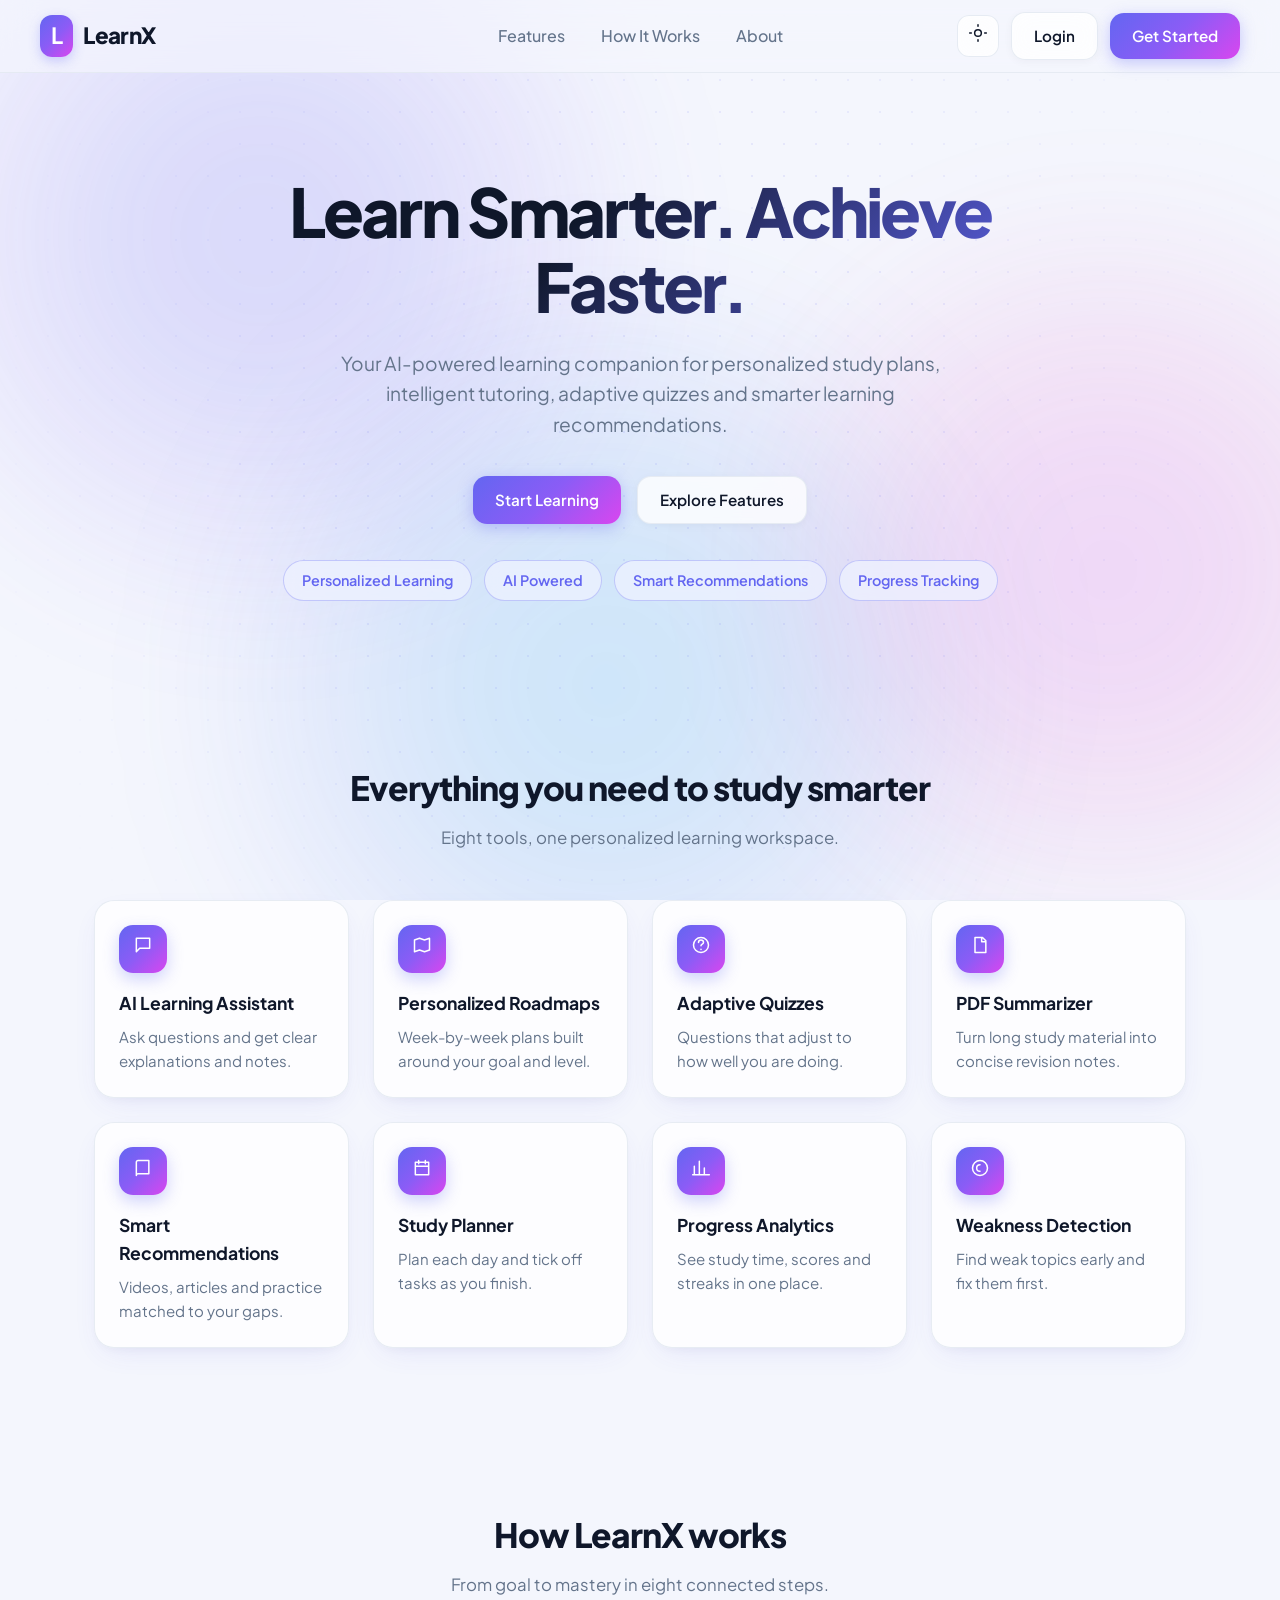
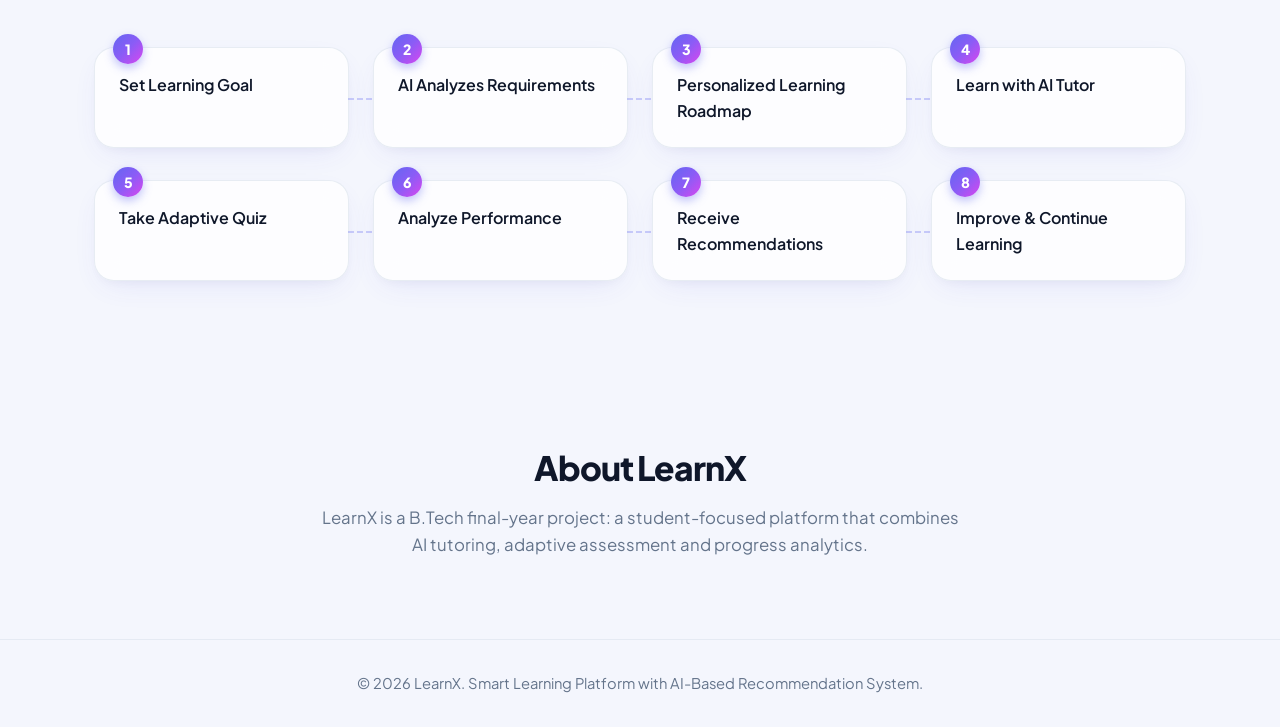
<file: index.html>
<!DOCTYPE html><html lang="en"><head><meta charset="UTF-8"><meta name="viewport" content="width=device-width,initial-scale=1"><link rel="preconnect" href="https://fonts.googleapis.com"><link rel="preconnect" href="https://fonts.gstatic.com" crossorigin><link href="https://fonts.googleapis.com/css2?family=Plus+Jakarta+Sans:wght@400;500;600;700;800&display=swap" rel="stylesheet"><link rel="stylesheet" href="css/style.css"><title>LearnX | Smart Learning Platform</title><link rel="stylesheet" href="css/responsive.css"><script src="js/main.js"></script></head>
<body>
<header class="navbar"><div class="container">
 <a class="logo" href="index.html"><b>L</b>LearnX</a>
 <nav class="nav-links" aria-label="Main"><a href="#features">Features</a><a href="#how">How It Works</a><a href="#about">About</a></nav>
 <div class="nav-actions"><button class="icon-btn" data-theme-toggle aria-label="Toggle dark mode"><i data-i="sun"></i></button><a class="btn" href="login.html">Login</a><a class="btn btn-primary" href="register.html">Get Started</a></div>
</div></header>
<main>
<section class="hero" id="home"><div class="container hero-content-centered">
 <div class="hero-text-block">
  <h1>Learn Smarter. Achieve Faster.</h1>
  <p>Your AI-powered learning companion for personalized study plans, intelligent tutoring, adaptive quizzes and smarter learning recommendations.</p>
  <div class="hero-cta"><a class="btn btn-primary" href="register.html">Start Learning</a><a class="btn" href="#features">Explore Features</a></div>
  <div class="pills"><span class="pill">Personalized Learning</span><span class="pill">AI Powered</span><span class="pill">Smart Recommendations</span><span class="pill">Progress Tracking</span></div>
 </div>
</div></section>
<section class="section" id="features"><div class="container"><h2>Everything you need to study smarter</h2><p class="sub">Eight tools, one personalized learning workspace.</p>
<div class="grid-4">
 <article class="card feature"><div class="ico"><i data-i="chat"></i></div><h3>AI Learning Assistant</h3><p>Ask questions and get clear explanations and notes.</p></article>
 <article class="card feature"><div class="ico"><i data-i="map"></i></div><h3>Personalized Roadmaps</h3><p>Week-by-week plans built around your goal and level.</p></article>
 <article class="card feature"><div class="ico"><i data-i="quiz"></i></div><h3>Adaptive Quizzes</h3><p>Questions that adjust to how well you are doing.</p></article>
 <article class="card feature"><div class="ico"><i data-i="file"></i></div><h3>PDF Summarizer</h3><p>Turn long study material into concise revision notes.</p></article>
 <article class="card feature"><div class="ico"><i data-i="book"></i></div><h3>Smart Recommendations</h3><p>Videos, articles and practice matched to your gaps.</p></article>
 <article class="card feature"><div class="ico"><i data-i="cal"></i></div><h3>Study Planner</h3><p>Plan each day and tick off tasks as you finish.</p></article>
 <article class="card feature"><div class="ico"><i data-i="chart"></i></div><h3>Progress Analytics</h3><p>See study time, scores and streaks in one place.</p></article>
 <article class="card feature"><div class="ico"><i data-i="target"></i></div><h3>Weakness Detection</h3><p>Find weak topics early and fix them first.</p></article>
</div></div></section>
<section class="section" id="how"><div class="container"><h2>How LearnX works</h2><p class="sub">From goal to mastery in eight connected steps.</p>
<div class="steps">
 <div class="card step">Set Learning Goal</div><div class="card step">AI Analyzes Requirements</div><div class="card step">Personalized Learning Roadmap</div><div class="card step">Learn with AI Tutor</div>
 <div class="card step">Take Adaptive Quiz</div><div class="card step">Analyze Performance</div><div class="card step">Receive Recommendations</div><div class="card step">Improve &amp; Continue Learning</div>
</div></div></section>
<section class="section" id="about"><div class="container"><h2>About LearnX</h2><p class="sub" style="max-width:640px;margin:0 auto">LearnX is a B.Tech final-year project: a student-focused platform that combines AI tutoring, adaptive assessment and progress analytics.</p></div></section>
</main>
<footer class="footer">© 2026 LearnX. Smart Learning Platform with AI-Based Recommendation System.</footer>
</body></html>
</file>
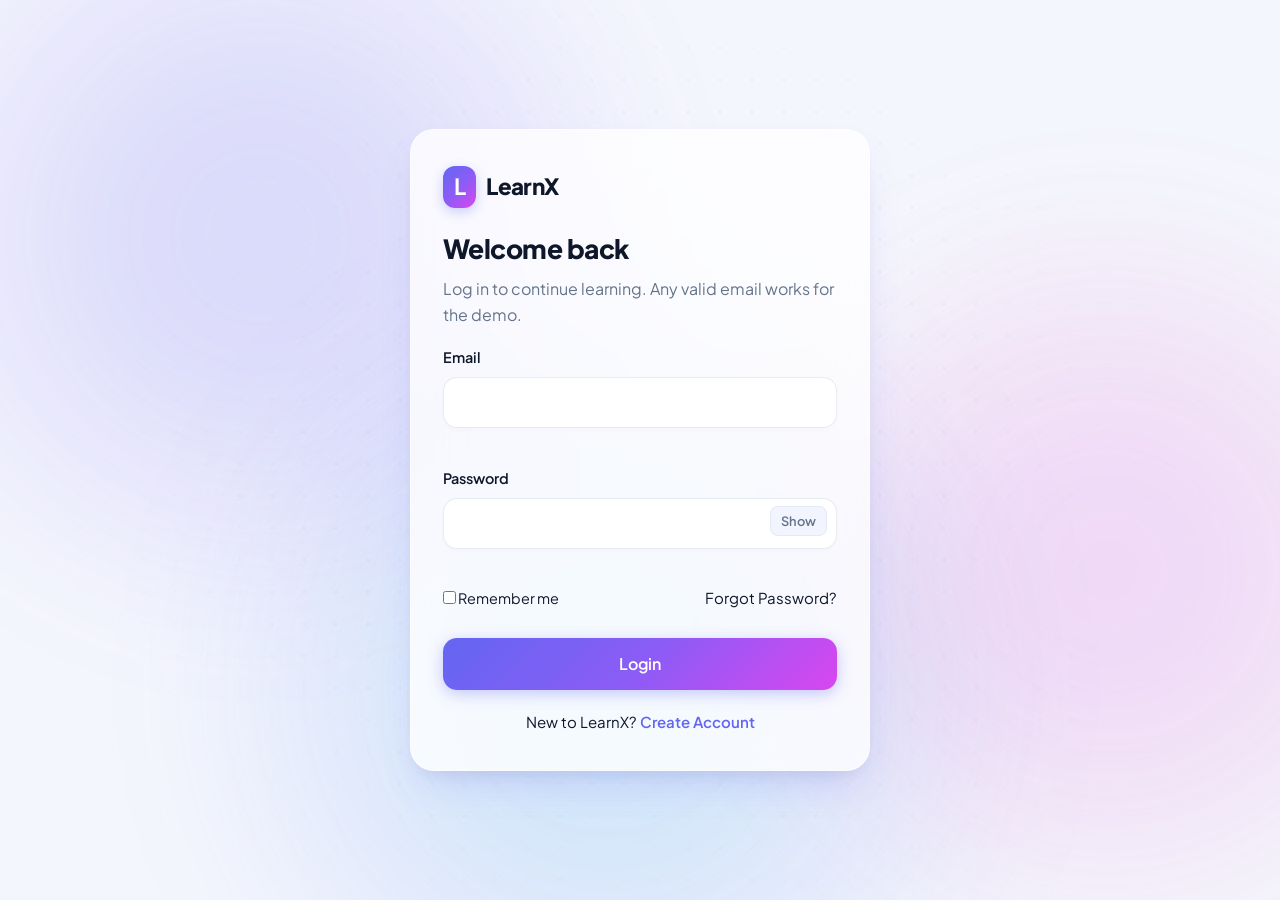
<file: ai-tutor.html>
<!DOCTYPE html><html lang="en"><head><meta charset="UTF-8"><meta name="viewport" content="width=device-width,initial-scale=1"><link rel="preconnect" href="https://fonts.googleapis.com"><link rel="preconnect" href="https://fonts.gstatic.com" crossorigin><link href="https://fonts.googleapis.com/css2?family=Plus+Jakarta+Sans:wght@400;500;600;700;800&display=swap" rel="stylesheet"><link rel="stylesheet" href="css/style.css"><title>AI Tutor | LearnX</title><link rel="stylesheet" href="css/dashboard.css"><link rel="stylesheet" href="css/responsive.css"><script src="js/main.js"></script><script src="js/tutor.js"></script></head>
<body data-protected="1"><div class="app"><aside class="sidebar" id="sidebar"></aside>
<main class="main"><header class="topbar" id="topbar" data-title="LearnX AI Tutor" data-sub="Ask anything. Learn everything."></header>
 <div class="head-actions"><button class="btn" id="newBtn">New Chat</button><button class="btn" id="clearBtn">Clear Chat</button></div>
 <section class="card chat"><div class="messages" id="messages" aria-live="polite"></div>
  <div class="suggest"><button class="chip">Explain Binary Search</button><button class="chip">Create notes on Operating Systems</button><button class="chip">Explain DBMS normalization</button><button class="chip">Give me Java interview questions</button><button class="chip">Explain this topic in simple language</button></div>
  <div class="composer"><input class="input" id="chatInput" placeholder="Ask LearnX anything..." aria-label="Message"><button class="btn btn-primary" id="sendBtn">Send</button></div></section>
</main></div></body></html>
</file>
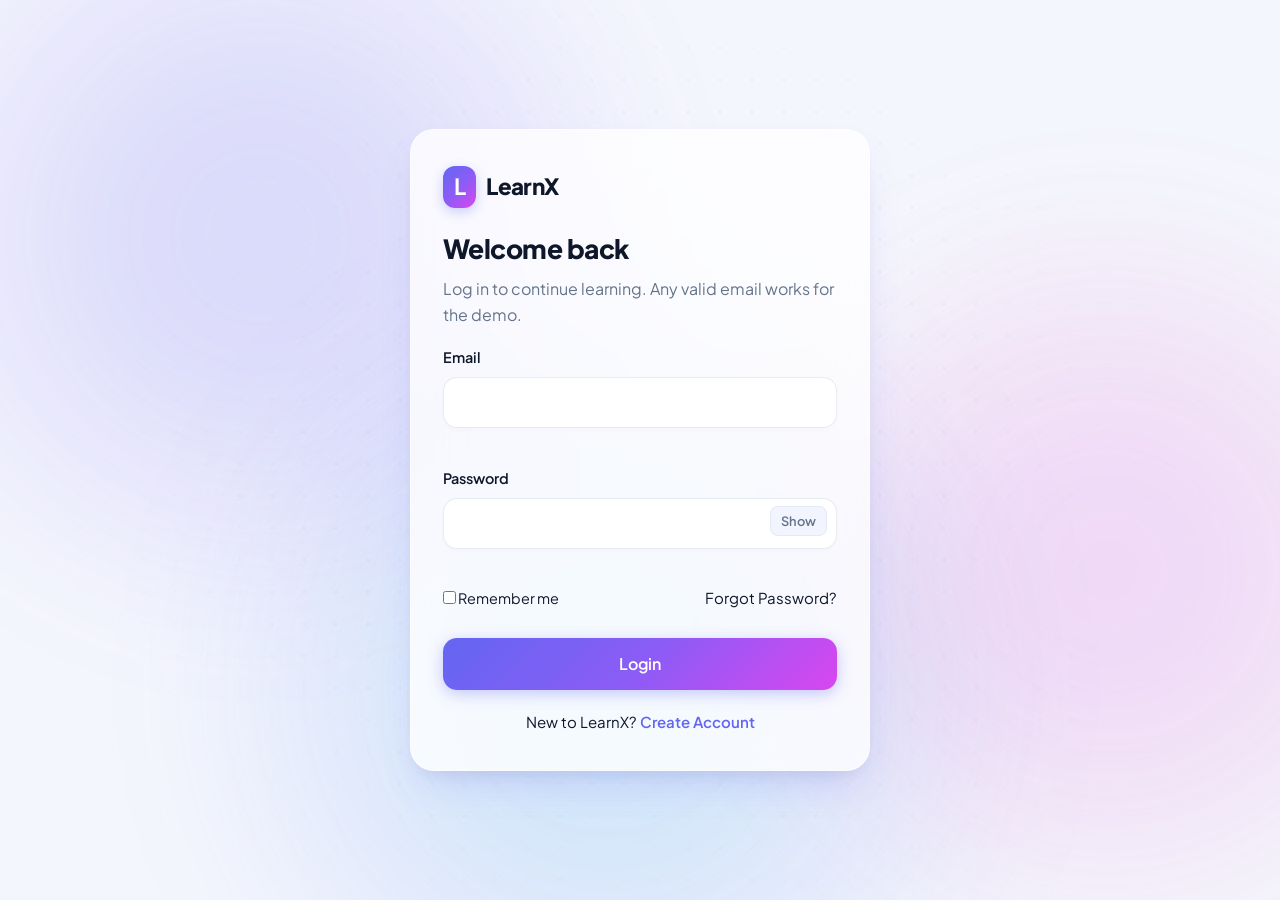
<file: dashboard.html>
<!DOCTYPE html><html lang="en"><head><meta charset="UTF-8"><meta name="viewport" content="width=device-width,initial-scale=1"><link rel="preconnect" href="https://fonts.googleapis.com"><link rel="preconnect" href="https://fonts.gstatic.com" crossorigin><link href="https://fonts.googleapis.com/css2?family=Plus+Jakarta+Sans:wght@400;500;600;700;800&display=swap" rel="stylesheet"><link rel="stylesheet" href="css/style.css"><title>Dashboard | LearnX</title><link rel="stylesheet" href="css/dashboard.css"><link rel="stylesheet" href="css/responsive.css"><script src="js/main.js"></script><script src="js/dashboard.js"></script></head>
<body data-protected="1"><div class="app"><aside class="sidebar" id="sidebar"></aside>
<main class="main"><header class="topbar" id="topbar" data-title="Good Morning, Student 👋" data-sub="Ready to continue your learning journey?"></header>
 <div class="cols">
  <section class="card"><h2>Today's Study Plan</h2><div id="taskList"></div><p class="trend" id="taskCount"></p></section>
 </div>
 <section class="card tip"><b>AI Recommendation</b><p class="muted">Your Graph Algorithms score is lagging. Spend 30 minutes on BFS and DFS before your next quiz.</p></section>
</main></div></body></html>
</file>
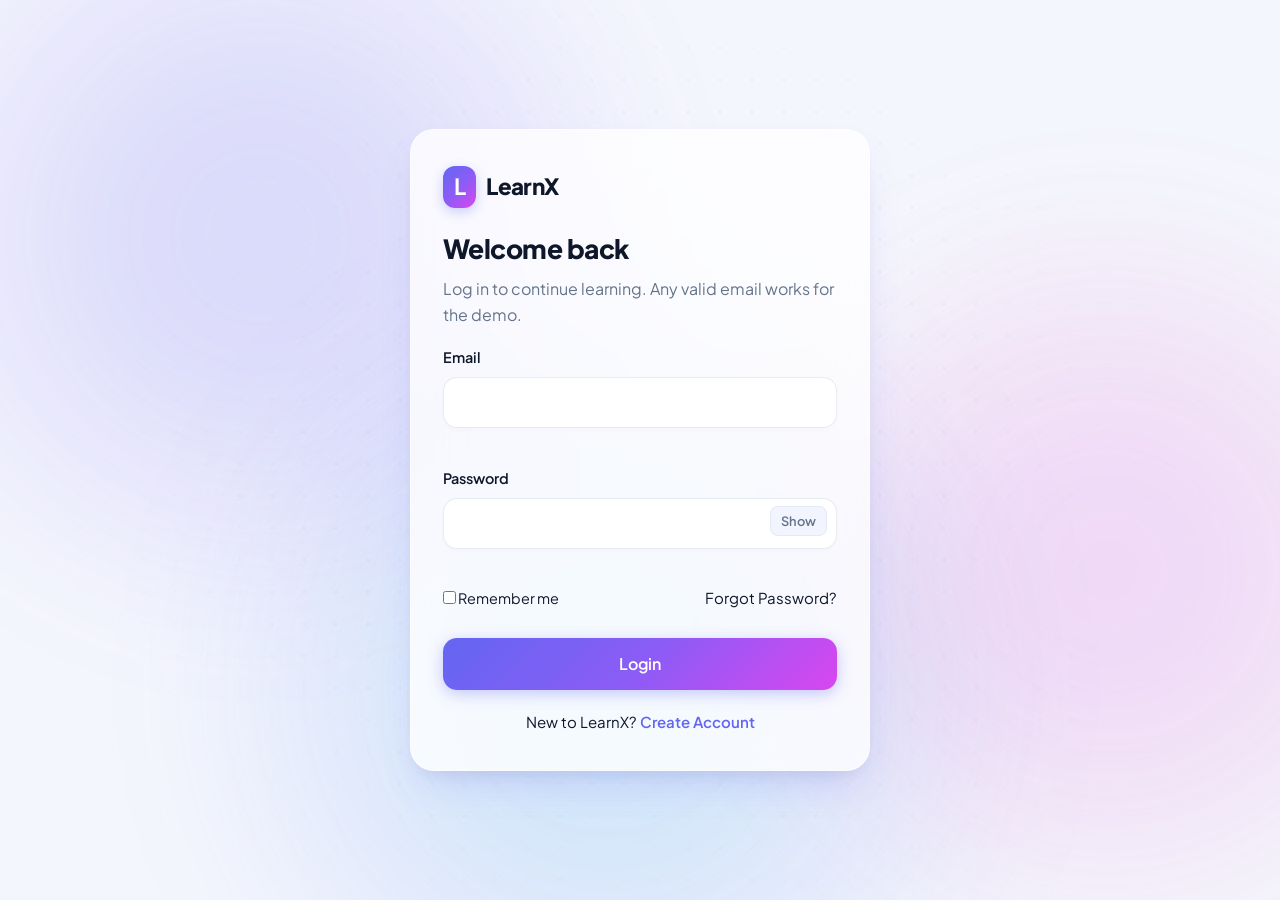
<file: login.html>
<!DOCTYPE html><html lang="en"><head><meta charset="UTF-8"><meta name="viewport" content="width=device-width,initial-scale=1"><link rel="preconnect" href="https://fonts.googleapis.com"><link rel="preconnect" href="https://fonts.gstatic.com" crossorigin><link href="https://fonts.googleapis.com/css2?family=Plus+Jakarta+Sans:wght@400;500;600;700;800&display=swap" rel="stylesheet"><link rel="stylesheet" href="css/style.css"><title>Login | LearnX</title><script src="js/main.js"></script><script src="js/auth.js"></script></head>
<body><main class="auth"><section class="card auth-card">
 <a class="logo" href="index.html"><b>L</b>LearnX</a><h1>Welcome back</h1><p class="muted">Log in to continue learning. Any valid email works for the demo.</p>
 <form id="authForm" data-mode="login" novalidate>
  <div class="field"><label for="email">Email</label><input class="input" id="email" name="email" type="email" autocomplete="email"><p class="msg"></p></div>
  <div class="field"><label for="password">Password</label><div class="pw"><input class="input" id="password" name="password" type="password" autocomplete="current-password"><button type="button">Show</button></div><p class="msg"></p></div>
  <div class="split"><label><input type="checkbox" name="remember"> Remember me</label><a class="center" style="margin:0" href="#">Forgot Password?</a></div>
  <button class="btn btn-primary" type="submit">Login</button>
 </form>
 <p class="center">New to LearnX? <a href="register.html">Create Account</a></p>
</section></main></body></html>
</file>
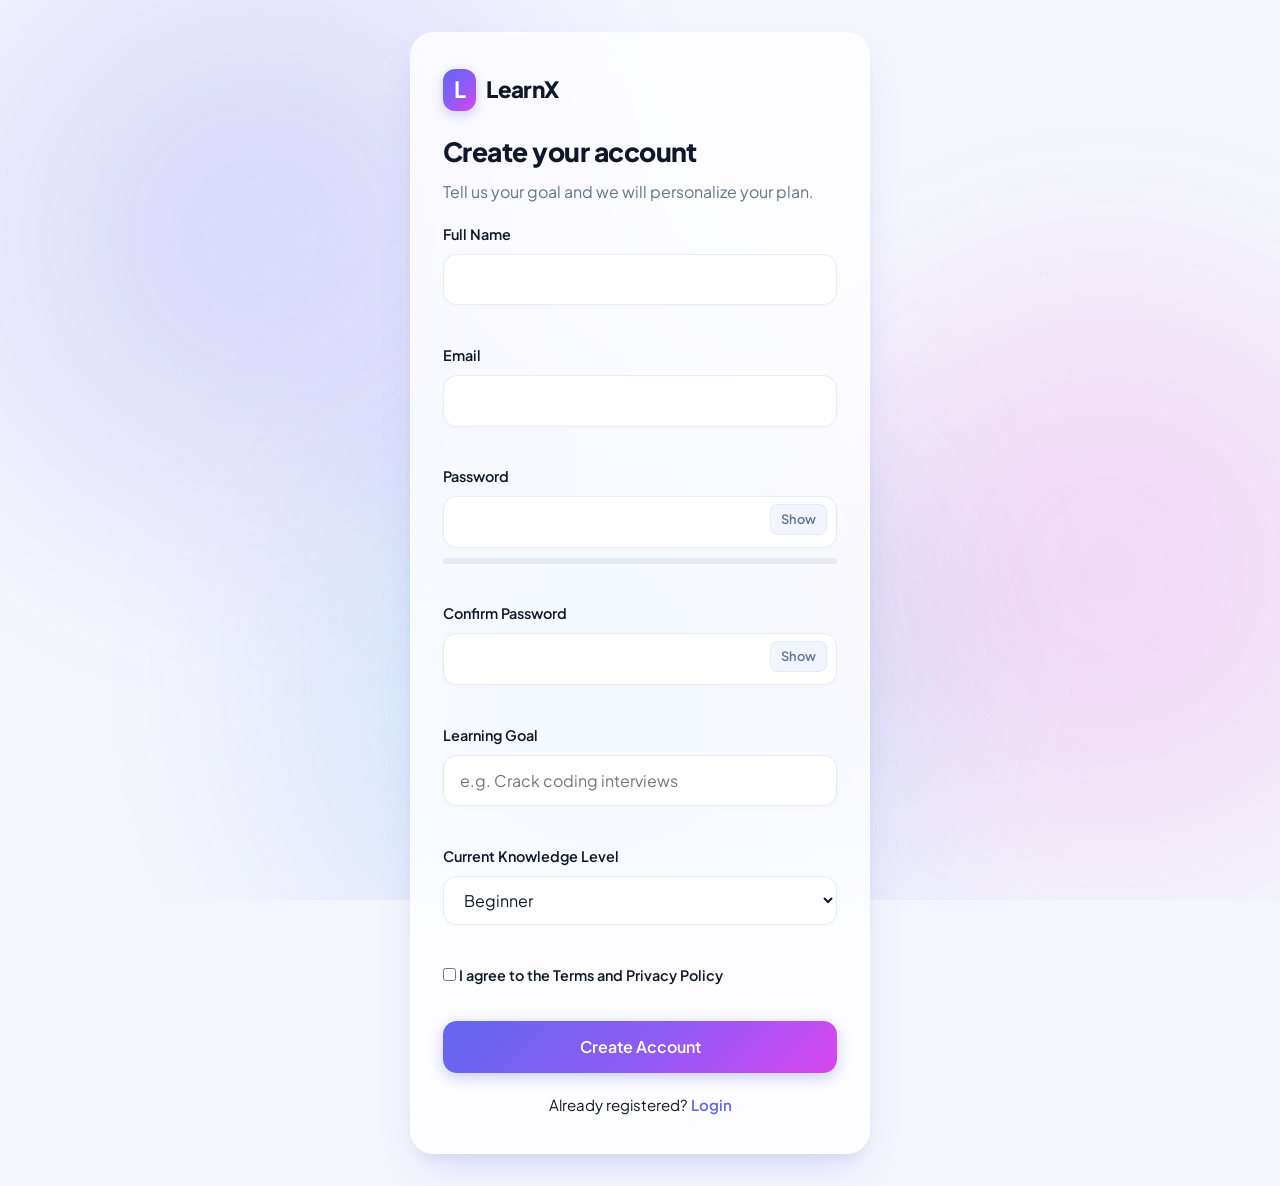
<file: register.html>
<!DOCTYPE html><html lang="en"><head><meta charset="UTF-8"><meta name="viewport" content="width=device-width,initial-scale=1"><link rel="preconnect" href="https://fonts.googleapis.com"><link rel="preconnect" href="https://fonts.gstatic.com" crossorigin><link href="https://fonts.googleapis.com/css2?family=Plus+Jakarta+Sans:wght@400;500;600;700;800&display=swap" rel="stylesheet"><link rel="stylesheet" href="css/style.css"><title>Create Account | LearnX</title><script src="js/main.js"></script><script src="js/auth.js"></script></head>
<body><main class="auth"><section class="card auth-card">
 <a class="logo" href="index.html"><b>L</b>LearnX</a><h1>Create your account</h1><p class="muted">Tell us your goal and we will personalize your plan.</p>
 <form id="authForm" data-mode="register" novalidate>
  <div class="field"><label for="name">Full Name</label><input class="input" id="name" name="name" autocomplete="name"><p class="msg"></p></div>
  <div class="field"><label for="email">Email</label><input class="input" id="email" name="email" type="email" autocomplete="email"><p class="msg"></p></div>
  <div class="field"><label for="password">Password</label><div class="pw"><input class="input" id="password" name="password" type="password" autocomplete="new-password"><button type="button">Show</button></div><div class="strength"><i></i></div><p class="msg"></p></div>
  <div class="field"><label for="confirm">Confirm Password</label><div class="pw"><input class="input" id="confirm" name="confirm" type="password" autocomplete="new-password"><button type="button">Show</button></div><p class="msg"></p></div>
  <div class="field"><label for="goal">Learning Goal</label><input class="input" id="goal" name="goal" placeholder="e.g. Crack coding interviews"><p class="msg"></p></div>
  <div class="field"><label for="level">Current Knowledge Level</label><select class="input" id="level" name="level"><option>Beginner</option><option>Intermediate</option><option>Advanced</option></select><p class="msg"></p></div>
  <div class="field"><label><input type="checkbox" name="terms"> I agree to the Terms and Privacy Policy</label><p class="msg"></p></div>
  <button class="btn btn-primary" type="submit">Create Account</button>
 </form>
 <p class="center">Already registered? <a href="login.html">Login</a></p>
</section></main></body></html>
</file>
<file: css/style.css>
/* LearnX global styles: tokens, base, ambient animated background, landing, auth */
:root {
  --bg: #f4f6fd;
  --surface: rgba(255, 255, 255, 0.78);
  --surface-solid: #ffffff;
  --text: #0f172a;
  --muted: #64748b;
  --border: rgba(226, 232, 240, 0.8);
  --border-glow: rgba(99, 102, 241, 0.3);
  --primary: #6366f1;
  --primary-2: #8b5cf6;
  --accent: #ec4899;
  --soft: rgba(238, 242, 255, 0.75);
  --ok: #10b981;
  --shadow: 0 10px 30px -10px rgba(79, 70, 229, 0.12), 0 4px 12px -2px rgba(0, 0, 0, 0.04);
  --shadow-hover: 0 20px 40px -15px rgba(99, 102, 241, 0.25), 0 8px 16px -4px rgba(0, 0, 0, 0.06);
  --r: 20px;
  --grad: linear-gradient(135deg, #6366f1 0%, #8b5cf6 50%, #d946ef 100%);
  --grad-glow: linear-gradient(135deg, rgba(99, 102, 241, 0.4), rgba(217, 70, 239, 0.4));
  --glass-bg: rgba(255, 255, 255, 0.7);
  --glass-border: rgba(255, 255, 255, 0.6);
}

[data-theme=dark] {
  --bg: #090d16;
  --surface: rgba(19, 26, 43, 0.72);
  --surface-solid: #111726;
  --text: #f1f5f9;
  --muted: #94a3b8;
  --border: rgba(255, 255, 255, 0.08);
  --border-glow: rgba(139, 92, 246, 0.4);
  --soft: rgba(30, 41, 69, 0.6);
  --shadow: 0 10px 30px -10px rgba(0, 0, 0, 0.5);
  --shadow-hover: 0 20px 40px -12px rgba(139, 92, 246, 0.3);
  --glass-bg: rgba(17, 24, 39, 0.65);
  --glass-border: rgba(255, 255, 255, 0.12);
}

* { box-sizing: border-box; margin: 0; padding: 0; }
html { scroll-behavior: smooth; }

body {
  font-family: 'Plus Jakarta Sans', 'Inter', system-ui, -apple-system, sans-serif;
  background-color: var(--bg);
  color: var(--text);
  line-height: 1.6;
  min-height: 100vh;
  position: relative;
  overflow-x: hidden;
  animation: fade .5s cubic-bezier(0.16, 1, 0.3, 1);
}

@keyframes fade { from { opacity: 0; transform: translateY(4px); } to { opacity: 1; transform: translateY(0); } }

/* Ambient Dynamic Background Layer */
.bg-ambient {
  position: fixed;
  top: 0; left: 0; right: 0; bottom: 0;
  width: 100vw; height: 100vh;
  pointer-events: none;
  z-index: -1;
  overflow: hidden;
}

.bg-ambient .blob {
  position: absolute;
  border-radius: 50%;
  filter: blur(90px);
  opacity: 0.65;
  animation: floatOrb 20s infinite ease-in-out alternate;
}

[data-theme=dark] .bg-ambient .blob {
  opacity: 0.45;
  filter: blur(100px);
}

.bg-ambient .blob-1 {
  top: -10%;
  left: -5%;
  width: 55vw;
  height: 55vw;
  max-width: 650px; max-height: 650px;
  background: radial-gradient(circle, rgba(99, 102, 241, 0.35) 0%, rgba(139, 92, 246, 0.15) 70%, transparent 100%);
  animation-duration: 22s;
}

.bg-ambient .blob-2 {
  top: 30%;
  right: -10%;
  width: 50vw;
  height: 50vw;
  max-width: 600px; max-height: 600px;
  background: radial-gradient(circle, rgba(217, 70, 239, 0.3) 0%, rgba(236, 72, 153, 0.15) 70%, transparent 100%);
  animation-duration: 28s;
  animation-delay: -5s;
}

.bg-ambient .blob-3 {
  bottom: -15%;
  left: 20%;
  width: 60vw;
  height: 60vw;
  max-width: 700px; max-height: 700px;
  background: radial-gradient(circle, rgba(14, 165, 233, 0.3) 0%, rgba(99, 102, 241, 0.15) 70%, transparent 100%);
  animation-duration: 25s;
  animation-delay: -10s;
}

.bg-ambient .bg-grid {
  position: absolute;
  inset: 0;
  background-image: 
    radial-gradient(var(--border-glow) 1px, transparent 1px);
  background-size: 32px 32px;
  opacity: 0.35;
  mask-image: radial-gradient(circle at 50% 50%, black 40%, transparent 90%);
  -webkit-mask-image: radial-gradient(circle at 50% 50%, black 40%, transparent 90%);
}

@keyframes floatOrb {
  0% { transform: translate(0px, 0px) scale(1) rotate(0deg); }
  33% { transform: translate(40px, -50px) scale(1.08) rotate(120deg); }
  66% { transform: translate(-30px, 30px) scale(0.95) rotate(240deg); }
  100% { transform: translate(0px, 0px) scale(1) rotate(360deg); }
}

a { color: inherit; text-decoration: none; }
button, input, select, textarea { font: inherit; color: inherit; }
:focus-visible { outline: 2px solid var(--primary); outline-offset: 3px; }

.container { max-width: 1140px; margin: 0 auto; padding: 0 24px; }

.btn {
  display: inline-flex; align-items: center; justify-content: center; gap: 8px;
  padding: 11px 22px; border-radius: 14px;
  border: 1px solid var(--border);
  background: var(--surface);
  backdrop-filter: blur(12px); -webkit-backdrop-filter: blur(12px);
  color: var(--text);
  cursor: pointer; font-weight: 600; font-size: 0.95rem;
  transition: all 0.25s cubic-bezier(0.16, 1, 0.3, 1);
  box-shadow: 0 2px 8px rgba(0, 0, 0, 0.04);
}
.btn:hover {
  transform: translateY(-2px);
  box-shadow: var(--shadow);
  border-color: var(--primary);
}
.btn-primary {
  background: var(--grad);
  color: #fff;
  border: none;
  box-shadow: 0 4px 15px rgba(99, 102, 241, 0.35);
}
.btn-primary:hover {
  box-shadow: 0 8px 25px rgba(99, 102, 241, 0.5);
  transform: translateY(-2px) scale(1.01);
}

.icon-btn {
  position: relative; width: 42px; height: 42px;
  display: grid; place-items: center;
  border-radius: 12px; border: 1px solid var(--border);
  background: var(--surface);
  backdrop-filter: blur(10px);
  color: var(--text); cursor: pointer;
  transition: all 0.2s ease;
}
.icon-btn:hover {
  transform: translateY(-2px);
  border-color: var(--primary);
  background: var(--soft);
}

.card {
  background: var(--surface);
  backdrop-filter: blur(16px); -webkit-backdrop-filter: blur(16px);
  border: 1px solid var(--border);
  border-radius: var(--r);
  padding: 24px;
  box-shadow: var(--shadow);
  transition: all 0.3s cubic-bezier(0.16, 1, 0.3, 1);
  position: relative;
}
.card:hover {
  border-color: rgba(99, 102, 241, 0.25);
}

.muted { color: var(--muted); }

.logo {
  font-weight: 800; font-size: 1.4rem; letter-spacing: -0.03em;
  display: flex; align-items: center; gap: 10px;
}
.logo b {
  background: var(--grad);
  color: #fff; border-radius: 12px;
  padding: 3px 11px;
  box-shadow: 0 4px 12px rgba(99, 102, 241, 0.3);
}

.navbar {
  position: sticky; top: 0; z-index: 50;
  background: color-mix(in srgb, var(--bg) 65%, transparent);
  backdrop-filter: blur(16px); -webkit-backdrop-filter: blur(16px);
  border-bottom: 1px solid var(--border);
  width: 100%;
}
.navbar .container {
  max-width: 100%;
  width: 100%;
  padding: 0 40px;
  display: flex;
  align-items: center;
  justify-content: space-between;
  position: relative;
  height: 72px;
}
.nav-links {
  position: absolute;
  left: 50%;
  transform: translateX(-50%);
  display: flex;
  gap: 36px;
  font-weight: 500;
  color: var(--muted);
}
.nav-links a { transition: color 0.2s; }
.nav-links a:hover { color: var(--primary); }
.nav-actions { display: flex; gap: 12px; align-items: center; margin-left: auto; }

.hero {
  padding: 100px 0 80px;
  position: relative;
  text-align: center;
}
.hero .container.hero-content-centered {
  display: flex;
  flex-direction: column;
  align-items: center;
  justify-content: center;
  max-width: 860px;
  margin: 0 auto;
}
.hero-text-block {
  display: flex;
  flex-direction: column;
  align-items: center;
}
.hero h1 {
  font-size: clamp(2.6rem, 6vw, 4.2rem);
  line-height: 1.12; letter-spacing: -0.04em; margin-bottom: 24px;
  font-weight: 800;
  background: linear-gradient(135deg, var(--text) 40%, var(--primary) 100%);
  -webkit-background-clip: text;
  -webkit-text-fill-color: transparent;
  max-width: 780px;
}
.hero p { color: var(--muted); font-size: 1.2rem; max-width: 660px; margin-bottom: 36px; font-weight: 400; text-align: center; }
.hero-cta { display: flex; gap: 16px; flex-wrap: wrap; justify-content: center; }
.pills { display: flex; gap: 12px; flex-wrap: wrap; justify-content: center; margin-top: 36px; }
.pill {
  background: var(--soft);
  color: var(--primary);
  border: 1px solid var(--border-glow);
  padding: 8px 18px; border-radius: 99px;
  font-size: 0.9rem; font-weight: 600;
  backdrop-filter: blur(8px);
  transition: transform 0.2s;
}
.pill:hover { transform: translateY(-2px); }

.mock {
  background: var(--surface);
  backdrop-filter: blur(20px);
  border: 1px solid var(--glass-border);
  box-shadow: var(--shadow-hover);
  position: relative;
  overflow: hidden;
}
.mock::before {
  content: ""; position: absolute; top: 0; left: 0; right: 0; height: 4px;
  background: var(--grad);
}
.mock .row { display: flex; justify-content: space-between; margin: 16px 0 6px; font-weight: 600; }

.section { padding: 80px 0; }
.section h2 { font-size: 2.1rem; letter-spacing: -0.03em; text-align: center; margin-bottom: 10px; font-weight: 800; }
.section .sub { text-align: center; color: var(--muted); margin-bottom: 48px; font-size: 1.05rem; }

.grid-4 { display: grid; grid-template-columns: repeat(auto-fit, minmax(250px, 1fr)); gap: 24px; }
.feature {
  transition: all 0.3s cubic-bezier(0.16, 1, 0.3, 1);
  border: 1px solid var(--border);
  background: var(--surface);
}
.feature:hover {
  transform: translateY(-8px);
  box-shadow: var(--shadow-hover);
  border-color: var(--border-glow);
}
.feature h3 { margin: 16px 0 8px; font-size: 1.1rem; font-weight: 700; }
.feature p { color: var(--muted); font-size: 0.94rem; }

.ico {
  width: 48px; height: 48px; border-radius: 14px;
  background: var(--grad);
  color: #fff; display: grid; place-items: center; flex: none;
  box-shadow: 0 6px 16px rgba(99, 102, 241, 0.3);
}

.steps { display: grid; grid-template-columns: repeat(4, 1fr); gap: 32px 24px; counter-reset: s; }
.step {
  position: relative;
  background: var(--surface);
  backdrop-filter: blur(12px);
  font-weight: 600;
}
.step::before {
  counter-increment: s; content: counter(s);
  position: absolute; top: -14px; left: 18px;
  background: var(--grad); color: #fff;
  width: 30px; height: 30px; border-radius: 50%;
  display: grid; place-items: center;
  font-size: 0.88rem; font-weight: 800;
  box-shadow: 0 4px 10px rgba(99, 102, 241, 0.4);
}
.step::after { content: ""; position: absolute; top: 50%; right: -24px; width: 24px; border-top: 2px dashed var(--border-glow); }
.step:nth-child(4n)::after { display: none; }

.footer { border-top: 1px solid var(--border); padding: 32px 0; text-align: center; color: var(--muted); font-size: 0.92rem; }

.auth {
  min-height: 100vh; display: grid; place-items: center; padding: 32px 24px;
  position: relative;
}
.auth-card {
  width: 100%; max-width: 460px;
  background: var(--surface);
  backdrop-filter: blur(24px); -webkit-backdrop-filter: blur(24px);
  border: 1px solid var(--glass-border);
  box-shadow: var(--shadow-hover);
  border-radius: 24px;
  padding: 36px 32px;
}
.auth-card h1 { font-size: 1.65rem; font-weight: 800; margin: 20px 0 6px; letter-spacing: -0.02em; }

.field { margin-top: 18px; }
.field label { display: block; font-weight: 600; font-size: 0.9rem; margin-bottom: 8px; }
.input {
  width: 100%; padding: 12px 16px; border-radius: 14px;
  border: 1px solid var(--border);
  background: var(--surface-solid);
  color: var(--text);
  transition: all 0.2s ease;
  box-shadow: 0 2px 4px rgba(0, 0, 0, 0.02);
}
.input:focus { border-color: var(--primary); box-shadow: 0 0 0 3px rgba(99, 102, 241, 0.2); outline: 0; }
.field.error .input { border-color: #ef4444; box-shadow: 0 0 0 3px rgba(239, 68, 68, 0.2); }
.msg { color: #ef4444; font-size: 0.83rem; min-height: 1.1em; margin-top: 6px; font-weight: 500; }

.pw { position: relative; }
.pw button {
  position: absolute; right: 10px; top: 8px;
  background: var(--soft); border: 1px solid var(--border);
  border-radius: 8px; cursor: pointer; color: var(--muted);
  font-size: 0.8rem; font-weight: 600; padding: 4px 10px;
}
.strength { height: 6px; border-radius: 9px; background: var(--border); margin-top: 10px; overflow: hidden; }
.strength i { display: block; height: 100%; width: 0; transition: width .3s, background .3s; }

.split { display: flex; justify-content: space-between; align-items: center; margin: 16px 0; font-size: 0.9rem; }
.auth-card .btn { width: 100%; justify-content: center; margin-top: 12px; padding: 13px; font-size: 1rem; }
.center { text-align: center; margin-top: 20px; font-size: 0.94rem; }
.center a { color: var(--primary); font-weight: 600; }

/* Hero Carousel Component */
.hero-carousel-card {
  padding: 24px;
  display: flex; flex-direction: column; gap: 16px;
  overflow: hidden;
  min-height: 380px;
}

.carousel-header {
  display: flex; align-items: center; justify-content: space-between;
  margin-bottom: 4px;
}

.carousel-badge {
  font-size: 0.78rem; font-weight: 700; text-transform: uppercase; letter-spacing: 0.06em;
  color: var(--primary); background: var(--soft);
  padding: 4px 12px; border-radius: 99px; border: 1px solid var(--border-glow);
}

.carousel-controls {
  display: flex; gap: 8px;
}

.carousel-btn {
  width: 32px; height: 32px; border-radius: 50%;
  border: 1px solid var(--border); background: var(--surface);
  color: var(--text); font-size: 1.1rem; cursor: pointer;
  display: grid; place-items: center; line-height: 1;
  transition: all 0.2s ease;
}
.carousel-btn:hover {
  background: var(--primary); color: #fff; border-color: var(--primary);
  transform: scale(1.08);
}

.carousel-container {
  overflow: hidden; flex: 1; position: relative; width: 100%;
}

.carousel-track {
  display: flex;
  transition: transform 0.45s cubic-bezier(0.16, 1, 0.3, 1);
  width: 100%;
}

.carousel-slide {
  min-width: 100%;
  flex: 0 0 100%;
  display: flex; flex-direction: column; gap: 12px;
  opacity: 0.4;
  transition: opacity 0.45s ease;
}
.carousel-slide.active {
  opacity: 1;
}

.slide-tag {
  font-size: 0.8rem; font-weight: 700; color: var(--accent); text-transform: uppercase; letter-spacing: 0.04em;
}

.carousel-slide h3 {
  font-size: 1.35rem; font-weight: 800; letter-spacing: -0.02em; line-height: 1.25;
}

.slide-stats {
  display: grid; grid-template-columns: repeat(3, 1fr); gap: 10px; margin: 4px 0;
}

.stat-pill {
  background: var(--soft); border: 1px solid var(--border);
  padding: 10px 12px; border-radius: 14px; text-align: center;
  display: flex; flex-direction: column; gap: 2px;
}
.stat-pill .label { font-size: 0.75rem; color: var(--muted); font-weight: 600; }
.stat-pill .val { font-size: 0.95rem; color: var(--text); font-weight: 800; }

.slide-tip {
  background: var(--soft); border: 1px solid var(--border-glow); box-shadow: none;
  padding: 14px 16px; border-radius: 14px; margin-top: 4px;
}
.slide-tip b { font-size: 0.85rem; color: var(--primary); text-transform: uppercase; letter-spacing: 0.03em; }

.carousel-dots {
  display: flex; justify-content: center; align-items: center; gap: 8px; margin-top: 8px;
}

.dot-btn {
  width: 8px; height: 8px; border-radius: 99px;
  background: var(--border); border: 0; cursor: pointer;
  transition: all 0.3s cubic-bezier(0.16, 1, 0.3, 1);
}
.dot-btn.active {
  width: 28px; background: var(--grad);
  box-shadow: 0 2px 8px rgba(99, 102, 241, 0.4);
}
</file>
<file: css/responsive.css>
@media (max-width:1024px){
 .app{grid-template-columns:76px 1fr}
 .nav-link span,.sidebar .logo span{display:none}
 .cols{grid-template-columns:1fr}
 .steps{grid-template-columns:repeat(2,1fr)}
 .step:nth-child(2n)::after{display:none}
}
@media (max-width:760px){
 .hero .container{grid-template-columns:1fr}
 .nav-links{display:none}
 .app,.app.collapsed{grid-template-columns:1fr}
 .sidebar{position:fixed;z-index:60;width:250px;transform:translateX(-100%)}
 .sidebar.open{transform:none}
 .sidebar .nav-link span,.sidebar .logo span{display:inline}
 .main{padding:18px 16px 40px}
 .search{display:none}
 .steps{grid-template-columns:1fr}
 .step::after{display:none}
 .bubble{max-width:90%}
}
@media (min-width:761px){#menuBtn{display:none}}
@media (prefers-reduced-motion:reduce){*{animation:none!important;transition:none!important}}
</file>
<file: css/dashboard.css>
/* App shell: sidebar, topbar, dashboard widgets, chat */
.app { display: grid; grid-template-columns: 260px 1fr; min-height: 100vh; transition: grid-template-columns .25s ease; }
.app.collapsed { grid-template-columns: 80px 1fr; }

.sidebar {
  background: var(--surface);
  backdrop-filter: blur(20px); -webkit-backdrop-filter: blur(20px);
  border-right: 1px solid var(--border);
  padding: 24px 16px;
  display: flex; flex-direction: column; gap: 8px;
  position: sticky; top: 0; height: 100vh; overflow-y: auto;
  transition: transform .25s cubic-bezier(0.16, 1, 0.3, 1);
  box-shadow: 4px 0 24px rgba(0, 0, 0, 0.03);
}
.sidebar .logo { padding: 4px 10px 24px; }
.nav-link {
  display: flex; align-items: center; gap: 14px;
  padding: 12px 16px; border-radius: 14px;
  color: var(--muted); font-weight: 600; font-size: 0.94rem;
  white-space: nowrap; background: none; border: 0;
  cursor: pointer; width: 100%; text-align: left;
  transition: all 0.2s ease;
}
.nav-link:hover, .nav-link.active {
  background: var(--soft);
  color: var(--primary);
  box-shadow: 0 2px 10px rgba(99, 102, 241, 0.1);
}
.nav-link.active {
  background: var(--grad);
  color: #ffffff;
  box-shadow: 0 4px 15px rgba(99, 102, 241, 0.35);
}
.nav-link.disabled { opacity: 0.45; cursor: not-allowed; }
.sidebar .spacer { flex: 1; }
.collapsed .nav-link span, .collapsed .logo span { display: none; }

.main { padding: 28px 40px 60px; min-width: 0; }

.topbar {
  display: flex; align-items: center; justify-content: space-between;
  gap: 16px; margin-bottom: 32px; flex-wrap: wrap;
}
.topbar h1 { font-size: 1.65rem; font-weight: 800; letter-spacing: -0.03em; }
.tools { display: flex; align-items: center; gap: 12px; }
.search { width: 220px; }

.dropdown { position: relative; }
.panel {
  position: absolute; right: 0; top: 52px; width: 310px;
  padding: 16px; display: none; z-index: 40;
  border-radius: 18px;
  background: var(--surface);
  backdrop-filter: blur(24px); -webkit-backdrop-filter: blur(24px);
  border: 1px solid var(--glass-border);
  box-shadow: var(--shadow-hover);
  animation: pop .2s ease;
}
.panel.open { display: block; }
@keyframes pop { from { opacity: 0; transform: translateY(-8px) scale(0.97); } to { opacity: 1; transform: none; } }
.panel li { list-style: none; padding: 12px; border-radius: 12px; font-size: 0.9rem; font-weight: 500; transition: background 0.2s; }
.panel li:hover { background: var(--soft); }

.dot {
  position: absolute; top: 6px; right: 6px;
  width: 9px; height: 9px; border-radius: 50%;
  background: #ef4444; border: 2px solid var(--surface-solid);
}

.avatar {
  width: 42px; height: 42px; border-radius: 50%;
  background: var(--grad); color: #fff;
  display: grid; place-items: center; font-weight: 700;
  flex: none; box-shadow: 0 4px 12px rgba(99, 102, 241, 0.3);
}

.stats { display: grid; grid-template-columns: repeat(auto-fit, minmax(210px, 1fr)); gap: 20px; margin-bottom: 28px; }
.stat { display: flex; gap: 16px; align-items: center; }
.stat b { font-size: 1.6rem; display: block; line-height: 1.2; font-weight: 800; }
.trend { font-size: 0.85rem; color: var(--ok); font-weight: 600; margin-top: 4px; }

.cols { display: grid; grid-template-columns: 1.3fr 1fr; gap: 24px; }

.bar { height: 10px; border-radius: 99px; background: var(--border); overflow: hidden; margin: 12px 0; }
.bar i { display: block; height: 100%; width: 0; background: var(--grad); border-radius: 99px; transition: width 1s ease; }

.task {
  display: flex; gap: 14px; align-items: center; padding: 14px 0;
  border-bottom: 1px solid var(--border); transition: background 0.2s;
}
.task:last-child { border: 0; }
.task input { width: 20px; height: 20px; accent-color: var(--primary); cursor: pointer; }
.task.done .t { text-decoration: line-through; color: var(--muted); }
.task small { display: block; color: var(--muted); font-weight: 500; margin-top: 2px; }

.tip {
  margin-top: 24px;
  background: linear-gradient(135deg, rgba(99, 102, 241, 0.12), rgba(217, 70, 239, 0.12));
  border: 1px solid var(--border-glow);
}

.chat {
  display: flex; flex-direction: column;
  height: calc(100vh - 180px); min-height: 480px;
  padding: 0; overflow: hidden;
}
.messages { flex: 1; overflow-y: auto; padding: 24px; display: flex; flex-direction: column; gap: 16px; }
.bubble {
  max-width: 75%; padding: 14px 18px; border-radius: 20px;
  line-height: 1.55; white-space: pre-wrap; font-size: 0.95rem;
  animation: pop .25s ease;
}
.bubble.user {
  align-self: flex-end; background: var(--grad); color: #fff;
  border-bottom-right-radius: 4px;
  box-shadow: 0 4px 15px rgba(99, 102, 241, 0.3);
}
.bubble.ai {
  align-self: flex-start; background: var(--soft);
  border: 1px solid var(--border); color: var(--text);
  border-bottom-left-radius: 4px;
  backdrop-filter: blur(10px);
}

.suggest { display: flex; gap: 10px; flex-wrap: wrap; padding: 0 24px 16px; }
.chip {
  border: 1px solid var(--border); background: var(--surface);
  backdrop-filter: blur(10px); border-radius: 99px;
  padding: 8px 16px; font-size: 0.86rem; font-weight: 600;
  cursor: pointer; transition: all 0.2s ease;
}
.chip:hover { border-color: var(--primary); color: var(--primary); transform: translateY(-2px); box-shadow: var(--shadow); }

.composer { display: flex; gap: 12px; padding: 16px 24px; border-top: 1px solid var(--border); background: var(--surface); }
.composer .input { flex: 1; }
.head-actions { display: flex; gap: 12px; margin-bottom: 20px; }
</file>
